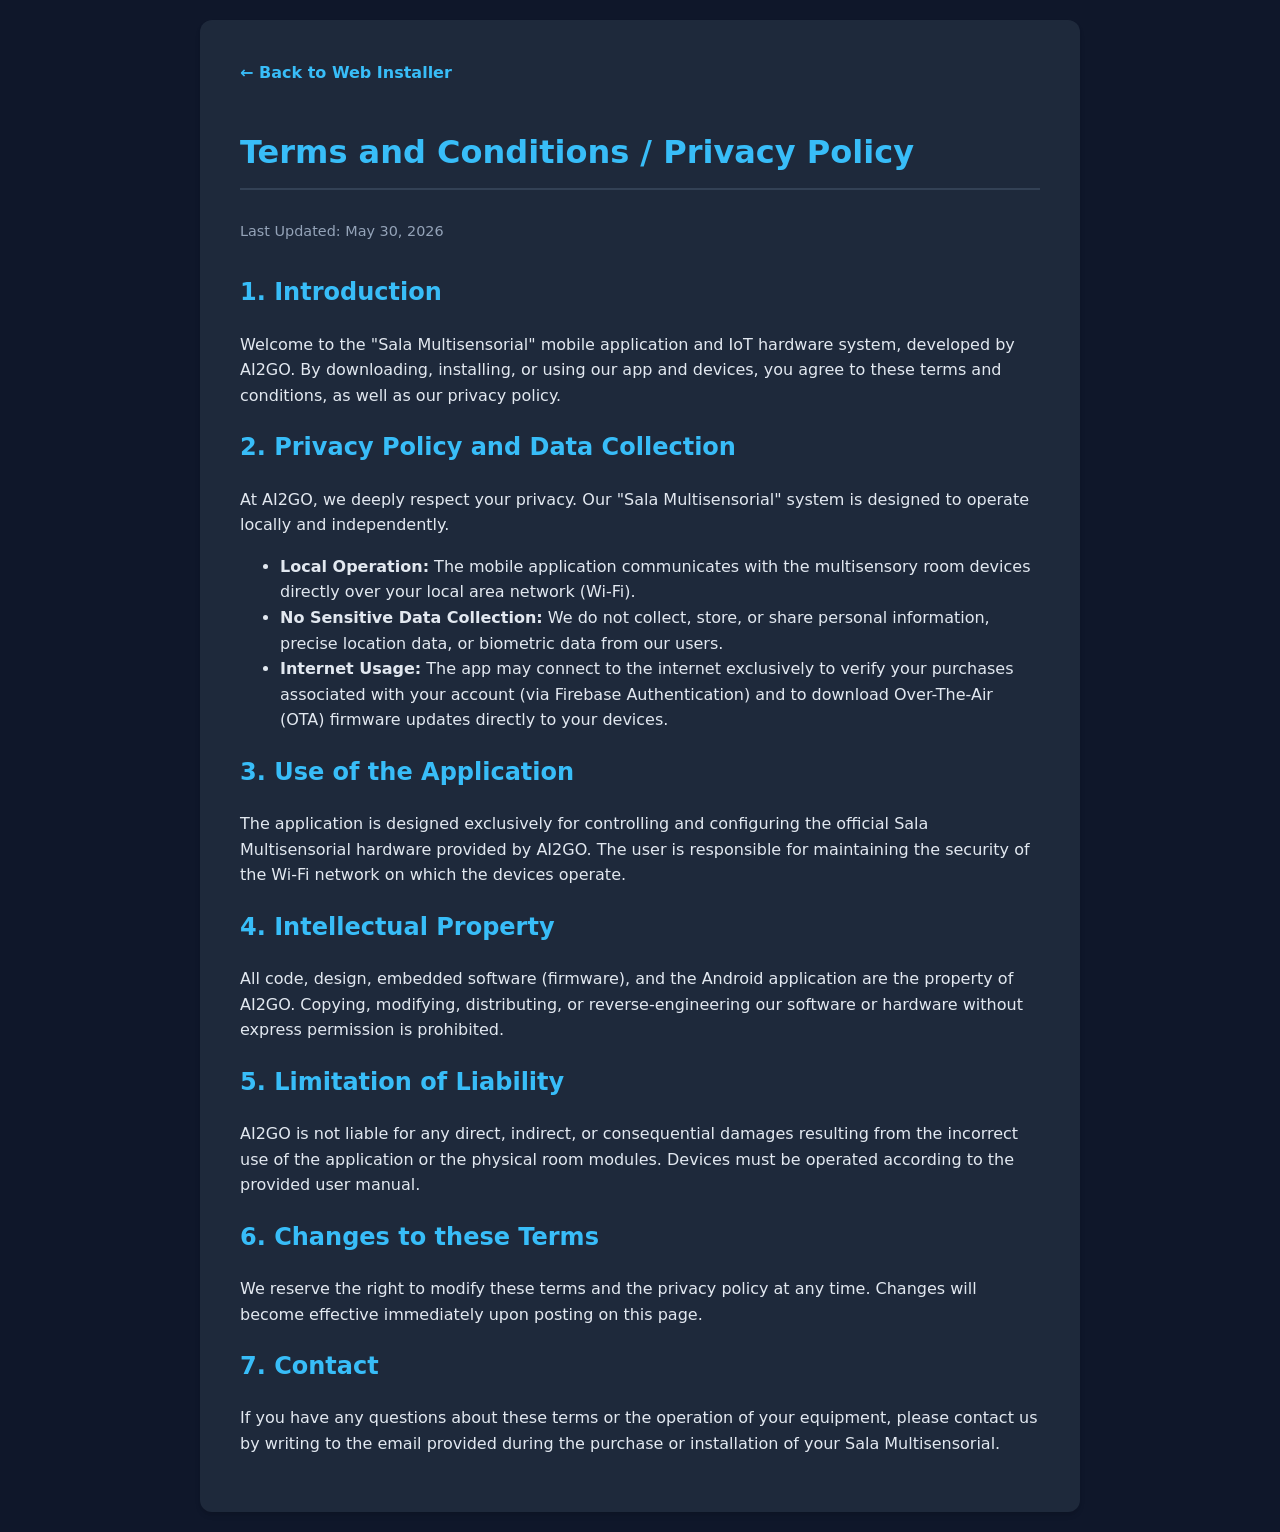
<file: terms-en.html>
<!DOCTYPE html>
<html lang="en">
<head>
    <meta charset="UTF-8">
    <meta name="viewport" content="width=device-width, initial-scale=1.0">
    <title>Terms and Privacy Policy - Sala Multisensorial</title>
    <style>
        body {
            font-family: 'Inter', system-ui, -apple-system, sans-serif;
            background-color: #0f172a;
            color: #e2e8f0;
            line-height: 1.6;
            margin: 0;
            padding: 20px;
        }
        .container {
            max-width: 800px;
            margin: 0 auto;
            background-color: #1e293b;
            padding: 40px;
            border-radius: 12px;
            box-shadow: 0 4px 6px -1px rgba(0, 0, 0, 0.1), 0 2px 4px -1px rgba(0, 0, 0, 0.06);
        }
        h1, h2 {
            color: #38bdf8;
        }
        h1 {
            border-bottom: 2px solid #334155;
            padding-bottom: 10px;
            margin-bottom: 30px;
        }
        p {
            margin-bottom: 15px;
        }
        .last-updated {
            font-size: 0.9em;
            color: #94a3b8;
            margin-bottom: 30px;
        }
        a {
            color: #38bdf8;
            text-decoration: none;
        }
        a:hover {
            text-decoration: underline;
        }
        .back-link {
            display: inline-block;
            margin-bottom: 20px;
            font-weight: bold;
        }
    </style>
</head>
<body>
    <div class="container">
        <a href="index.html" class="back-link">← Back to Web Installer</a>
        
        <h1>Terms and Conditions / Privacy Policy</h1>
        <div class="last-updated">Last Updated: May 30, 2026</div>

        <h2>1. Introduction</h2>
        <p>Welcome to the "Sala Multisensorial" mobile application and IoT hardware system, developed by AI2GO. By downloading, installing, or using our app and devices, you agree to these terms and conditions, as well as our privacy policy.</p>

        <h2>2. Privacy Policy and Data Collection</h2>
        <p>At AI2GO, we deeply respect your privacy. Our "Sala Multisensorial" system is designed to operate locally and independently.</p>
        <ul>
            <li><strong>Local Operation:</strong> The mobile application communicates with the multisensory room devices directly over your local area network (Wi-Fi).</li>
            <li><strong>No Sensitive Data Collection:</strong> We do not collect, store, or share personal information, precise location data, or biometric data from our users.</li>
            <li><strong>Internet Usage:</strong> The app may connect to the internet exclusively to verify your purchases associated with your account (via Firebase Authentication) and to download Over-The-Air (OTA) firmware updates directly to your devices.</li>
        </ul>

        <h2>3. Use of the Application</h2>
        <p>The application is designed exclusively for controlling and configuring the official Sala Multisensorial hardware provided by AI2GO. The user is responsible for maintaining the security of the Wi-Fi network on which the devices operate.</p>

        <h2>4. Intellectual Property</h2>
        <p>All code, design, embedded software (firmware), and the Android application are the property of AI2GO. Copying, modifying, distributing, or reverse-engineering our software or hardware without express permission is prohibited.</p>

        <h2>5. Limitation of Liability</h2>
        <p>AI2GO is not liable for any direct, indirect, or consequential damages resulting from the incorrect use of the application or the physical room modules. Devices must be operated according to the provided user manual.</p>

        <h2>6. Changes to these Terms</h2>
        <p>We reserve the right to modify these terms and the privacy policy at any time. Changes will become effective immediately upon posting on this page.</p>

        <h2>7. Contact</h2>
        <p>If you have any questions about these terms or the operation of your equipment, please contact us by writing to the email provided during the purchase or installation of your Sala Multisensorial.</p>
    </div>
</body>
</html>
</file>
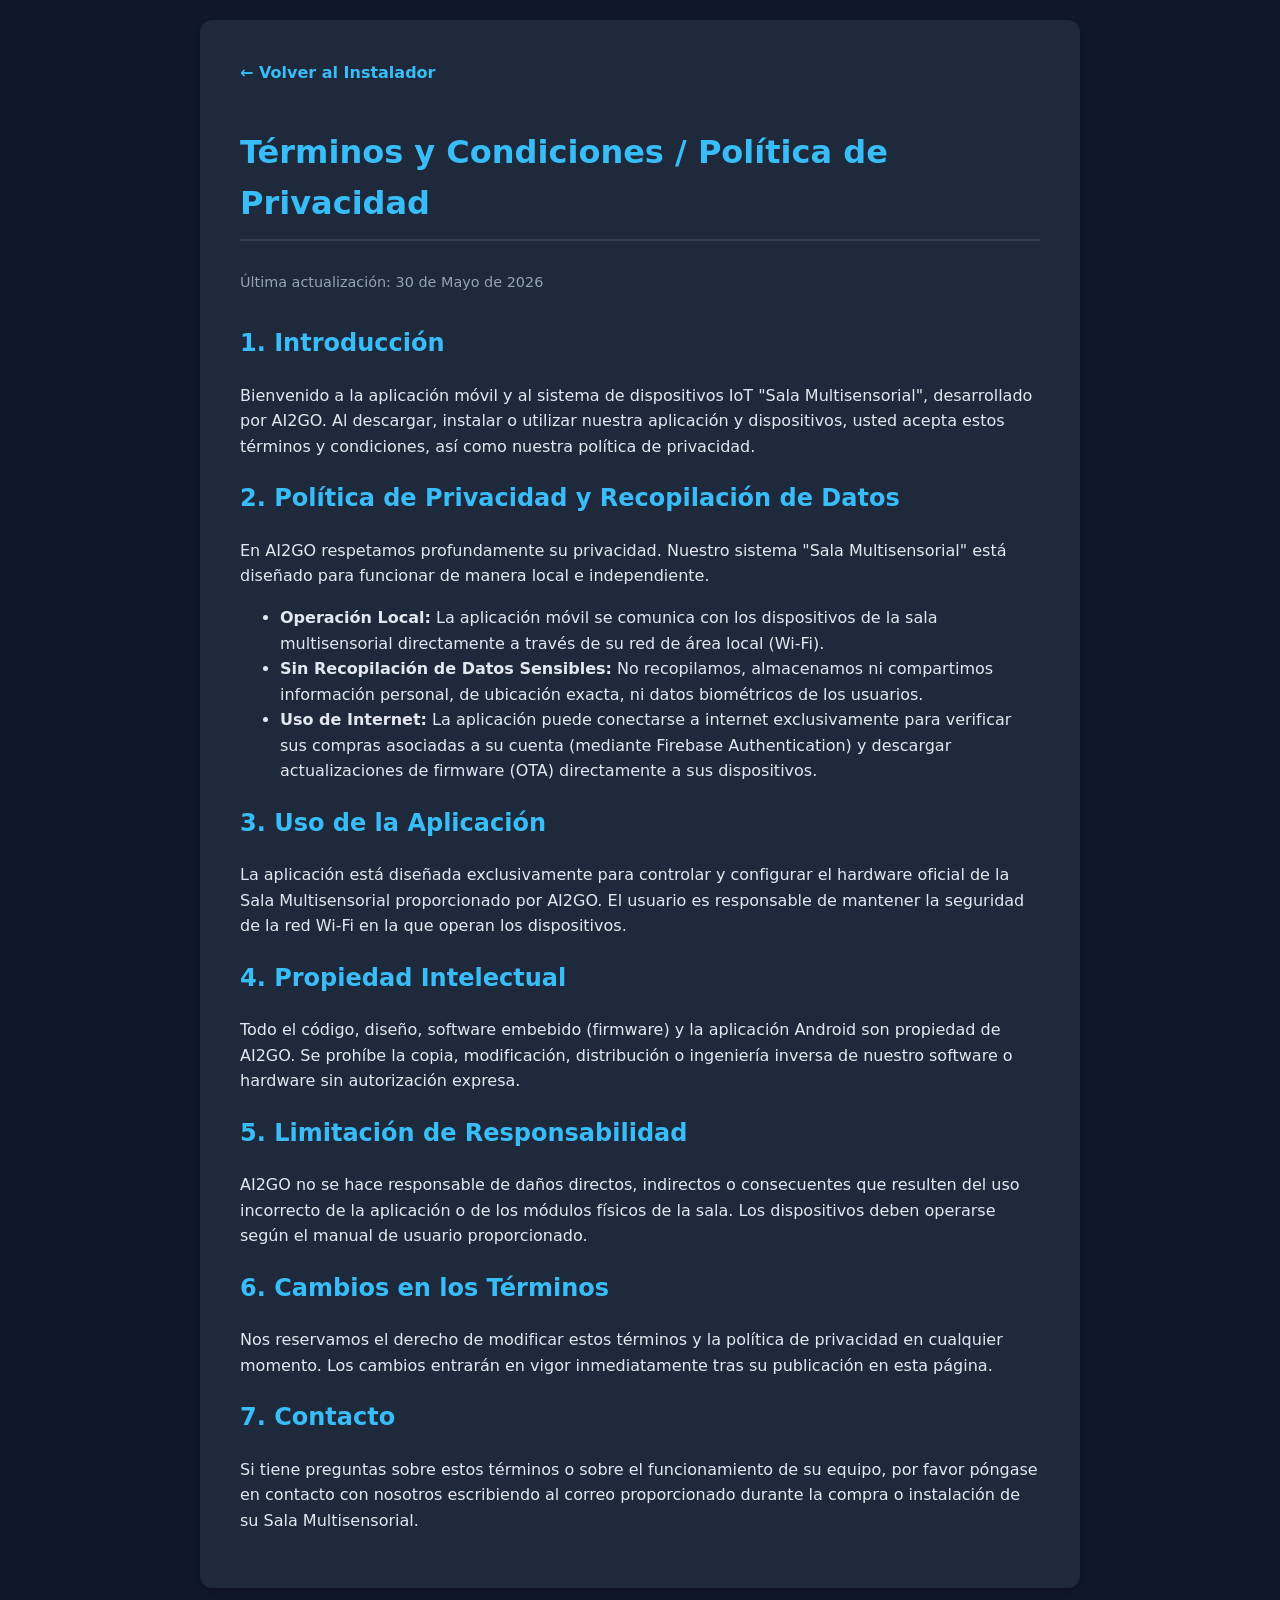
<file: terms-es.html>
<!DOCTYPE html>
<html lang="es">
<head>
    <meta charset="UTF-8">
    <meta name="viewport" content="width=device-width, initial-scale=1.0">
    <title>Términos y Política de Privacidad - Sala Multisensorial</title>
    <style>
        body {
            font-family: 'Inter', system-ui, -apple-system, sans-serif;
            background-color: #0f172a;
            color: #e2e8f0;
            line-height: 1.6;
            margin: 0;
            padding: 20px;
        }
        .container {
            max-width: 800px;
            margin: 0 auto;
            background-color: #1e293b;
            padding: 40px;
            border-radius: 12px;
            box-shadow: 0 4px 6px -1px rgba(0, 0, 0, 0.1), 0 2px 4px -1px rgba(0, 0, 0, 0.06);
        }
        h1, h2 {
            color: #38bdf8;
        }
        h1 {
            border-bottom: 2px solid #334155;
            padding-bottom: 10px;
            margin-bottom: 30px;
        }
        p {
            margin-bottom: 15px;
        }
        .last-updated {
            font-size: 0.9em;
            color: #94a3b8;
            margin-bottom: 30px;
        }
        a {
            color: #38bdf8;
            text-decoration: none;
        }
        a:hover {
            text-decoration: underline;
        }
        .back-link {
            display: inline-block;
            margin-bottom: 20px;
            font-weight: bold;
        }
    </style>
</head>
<body>
    <div class="container">
        <a href="index.html" class="back-link">← Volver al Instalador</a>
        
        <h1>Términos y Condiciones / Política de Privacidad</h1>
        <div class="last-updated">Última actualización: 30 de Mayo de 2026</div>

        <h2>1. Introducción</h2>
        <p>Bienvenido a la aplicación móvil y al sistema de dispositivos IoT "Sala Multisensorial", desarrollado por AI2GO. Al descargar, instalar o utilizar nuestra aplicación y dispositivos, usted acepta estos términos y condiciones, así como nuestra política de privacidad.</p>

        <h2>2. Política de Privacidad y Recopilación de Datos</h2>
        <p>En AI2GO respetamos profundamente su privacidad. Nuestro sistema "Sala Multisensorial" está diseñado para funcionar de manera local e independiente.</p>
        <ul>
            <li><strong>Operación Local:</strong> La aplicación móvil se comunica con los dispositivos de la sala multisensorial directamente a través de su red de área local (Wi-Fi).</li>
            <li><strong>Sin Recopilación de Datos Sensibles:</strong> No recopilamos, almacenamos ni compartimos información personal, de ubicación exacta, ni datos biométricos de los usuarios.</li>
            <li><strong>Uso de Internet:</strong> La aplicación puede conectarse a internet exclusivamente para verificar sus compras asociadas a su cuenta (mediante Firebase Authentication) y descargar actualizaciones de firmware (OTA) directamente a sus dispositivos.</li>
        </ul>

        <h2>3. Uso de la Aplicación</h2>
        <p>La aplicación está diseñada exclusivamente para controlar y configurar el hardware oficial de la Sala Multisensorial proporcionado por AI2GO. El usuario es responsable de mantener la seguridad de la red Wi-Fi en la que operan los dispositivos.</p>

        <h2>4. Propiedad Intelectual</h2>
        <p>Todo el código, diseño, software embebido (firmware) y la aplicación Android son propiedad de AI2GO. Se prohíbe la copia, modificación, distribución o ingeniería inversa de nuestro software o hardware sin autorización expresa.</p>

        <h2>5. Limitación de Responsabilidad</h2>
        <p>AI2GO no se hace responsable de daños directos, indirectos o consecuentes que resulten del uso incorrecto de la aplicación o de los módulos físicos de la sala. Los dispositivos deben operarse según el manual de usuario proporcionado.</p>

        <h2>6. Cambios en los Términos</h2>
        <p>Nos reservamos el derecho de modificar estos términos y la política de privacidad en cualquier momento. Los cambios entrarán en vigor inmediatamente tras su publicación en esta página.</p>

        <h2>7. Contacto</h2>
        <p>Si tiene preguntas sobre estos términos o sobre el funcionamiento de su equipo, por favor póngase en contacto con nosotros escribiendo al correo proporcionado durante la compra o instalación de su Sala Multisensorial.</p>
    </div>
</body>
</html>
</file>
